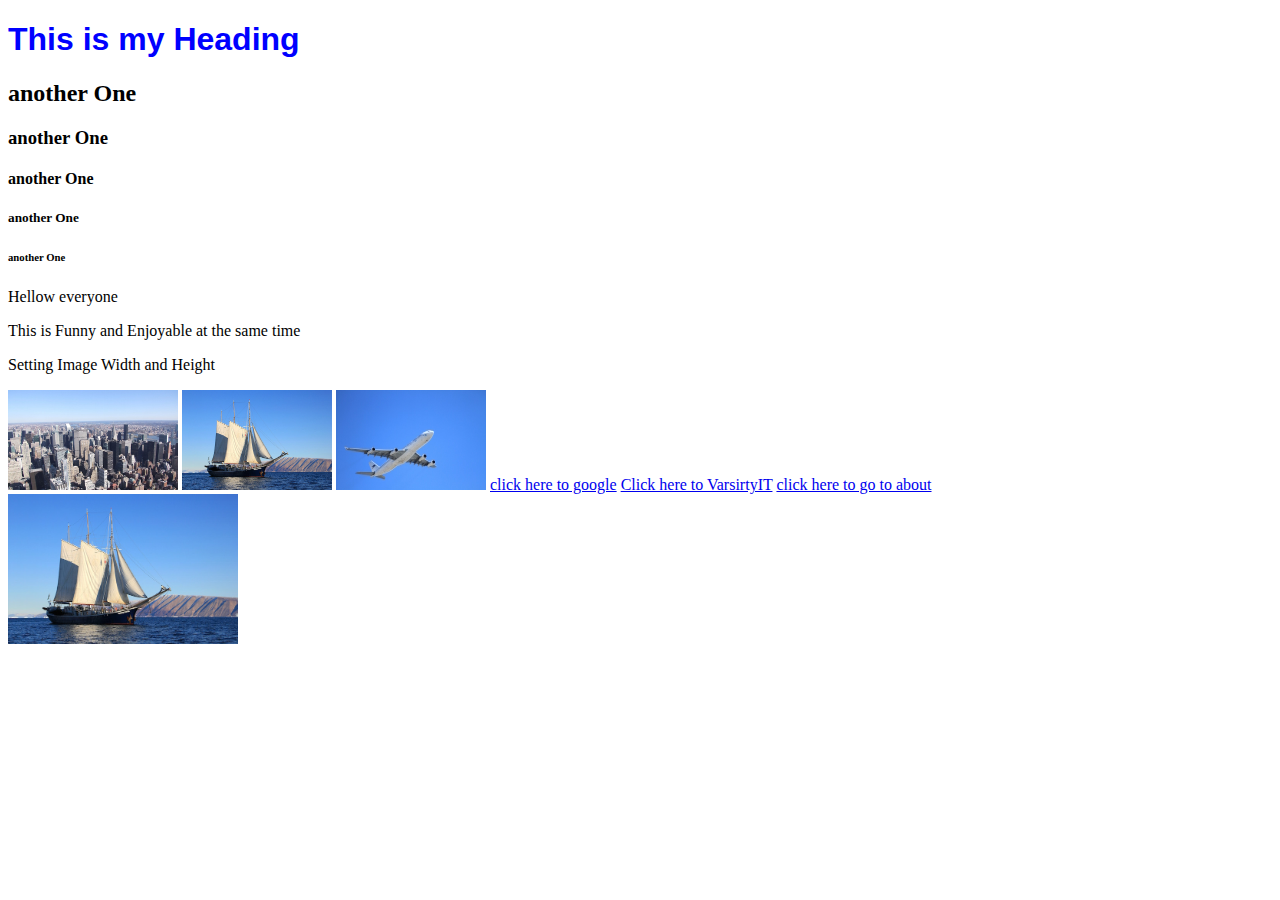
<file: index.html>
<!DOCTYPE html>
<html lang="en">
    <head>
        <link rel="stylesheet" href="style.css">
    </head>
    <body>
        <h1>This is my Heading</h1>
        <h2>another One</h2>
        <h3>another One</h3>
        <h4>another One</h4>
        <h5>another One</h5>
        <h6>another One</h6>
        <p>Hellow everyone</p>
        <p>This is Funny and Enjoyable at the same time</p>
        <p>Setting Image Width and Height</p>
        <img decoding="async" src="images/city.jpg" height="100" width="170"/>
        <img decoding="async" src="images/boat.jpg" height="100" width="150"/>
        <img decoding="async" src="images/plane2.jpg" height="100"/>
        <a href="http://www.google.com"> click here to google</a>
        <a href="http://www.itvarsity.org">Click here to VarsirtyIT</a>
        <a href="about.html">click here to go to about</a>
        <br>
       
        <a href="boat.html"><img decoding="async" src="images/boat.jpg" height="150"/></a>
    </body>
</html>
</file>
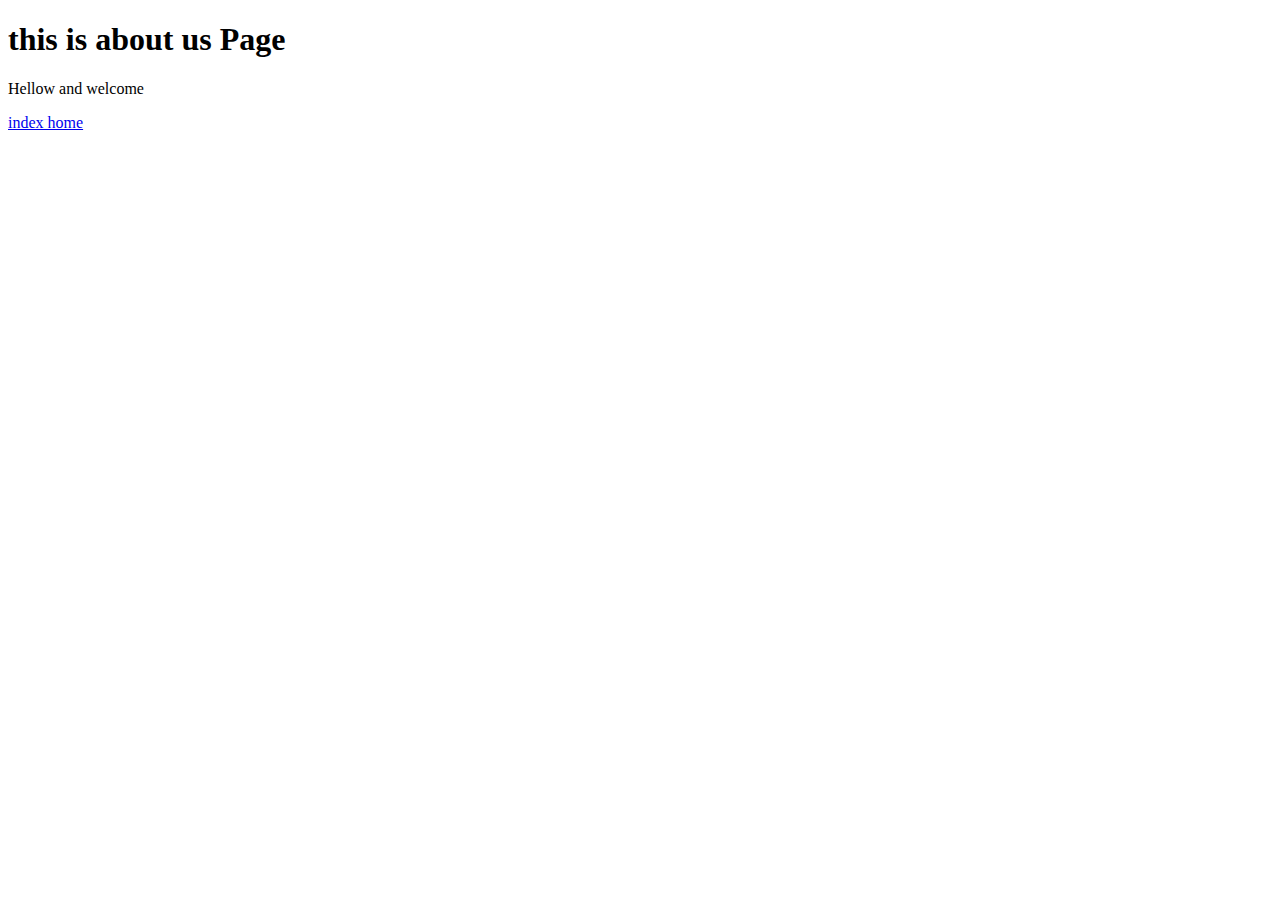
<file: about.html>
<!DOCTYPE html>
<html lang="en">
    <head>

    </head>
    <body>
        <h1>this is about us Page</h1>
        <p>Hellow and welcome</p>
        <a href="index.html">index home</a>
    </body>
</html>
</file>
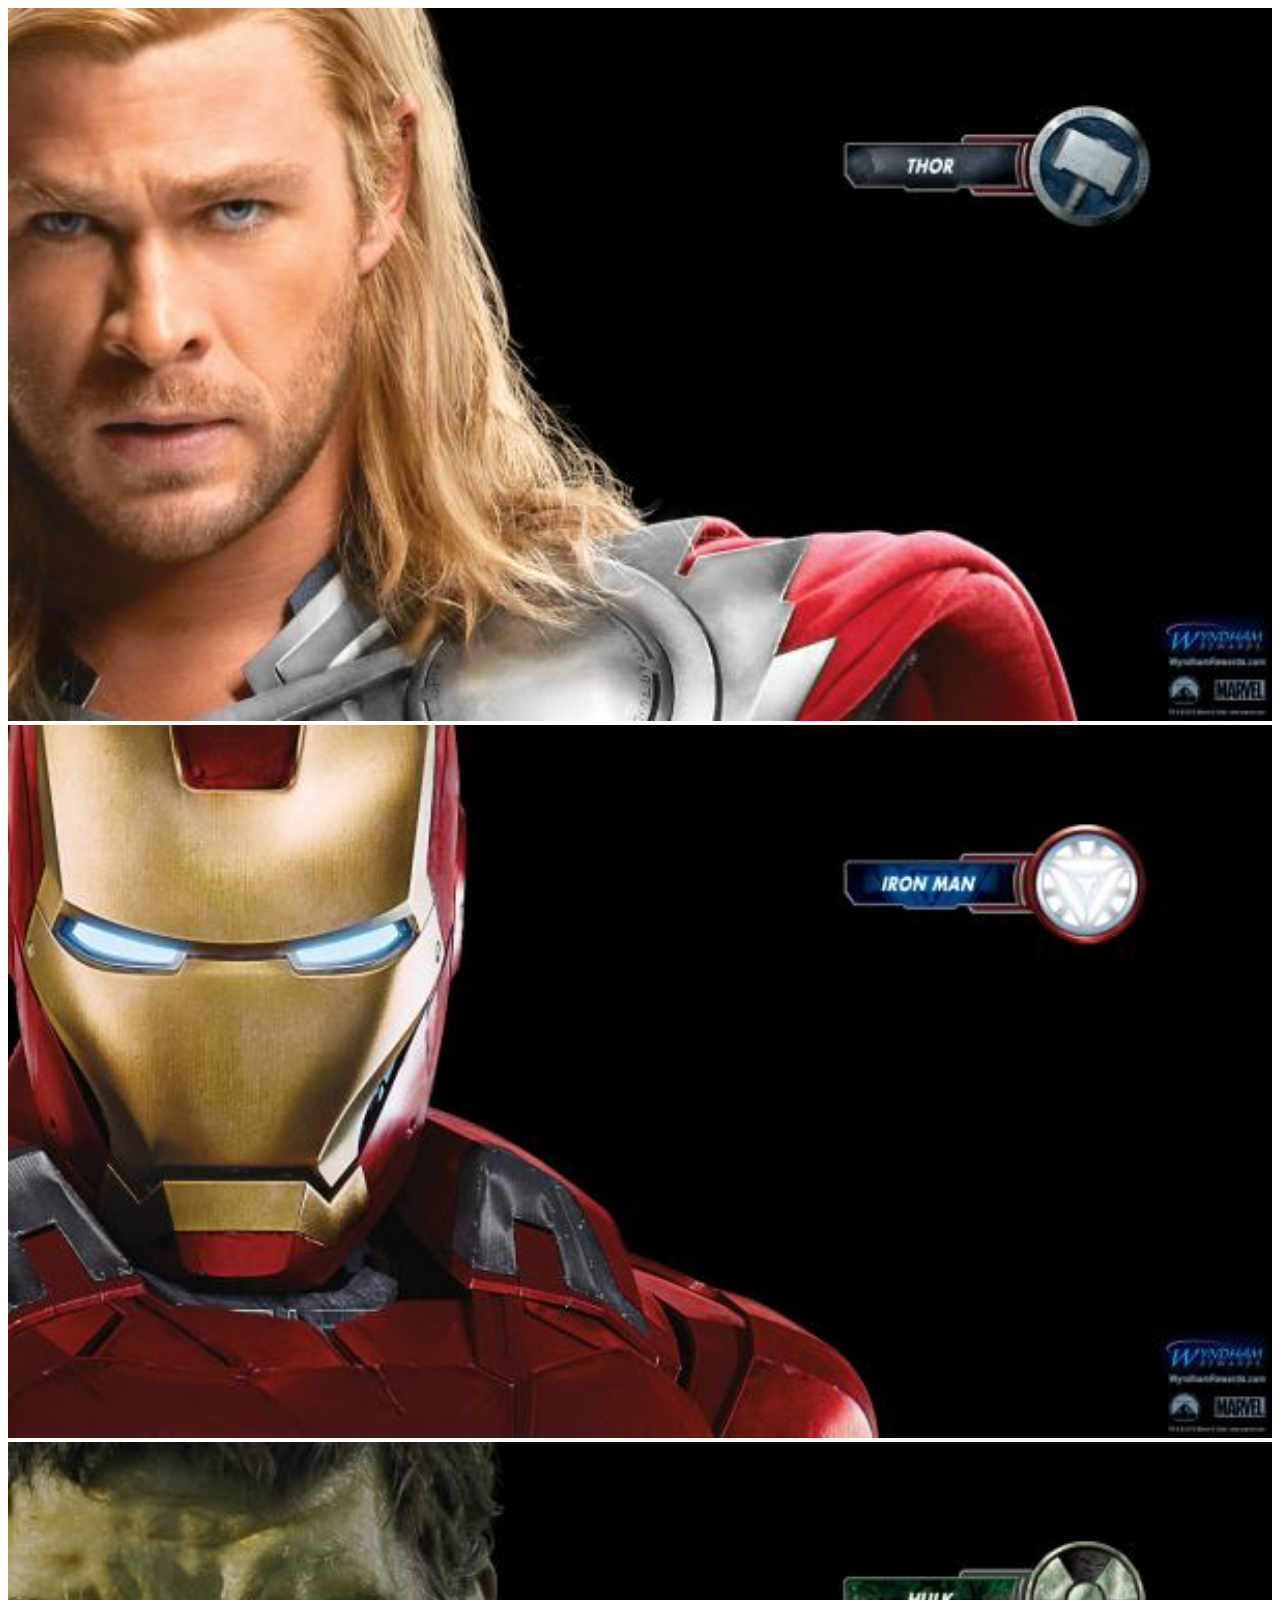
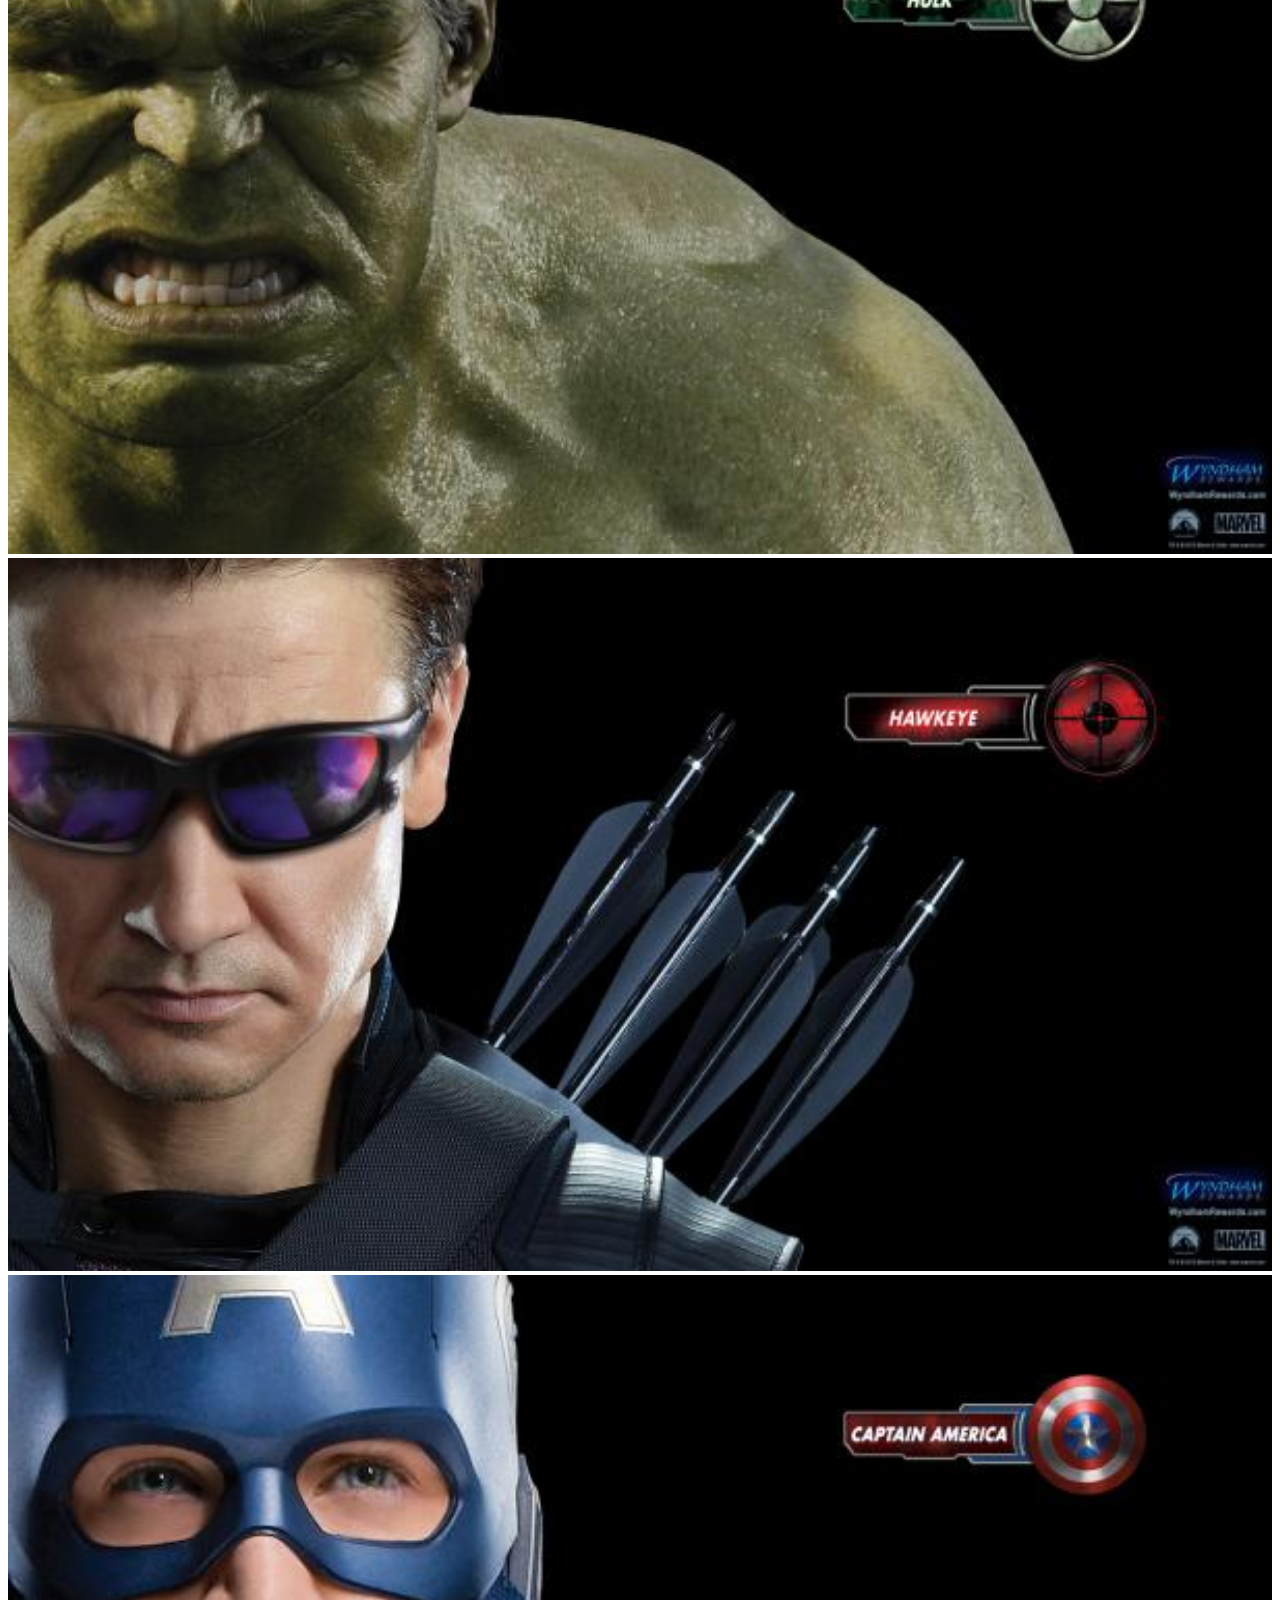
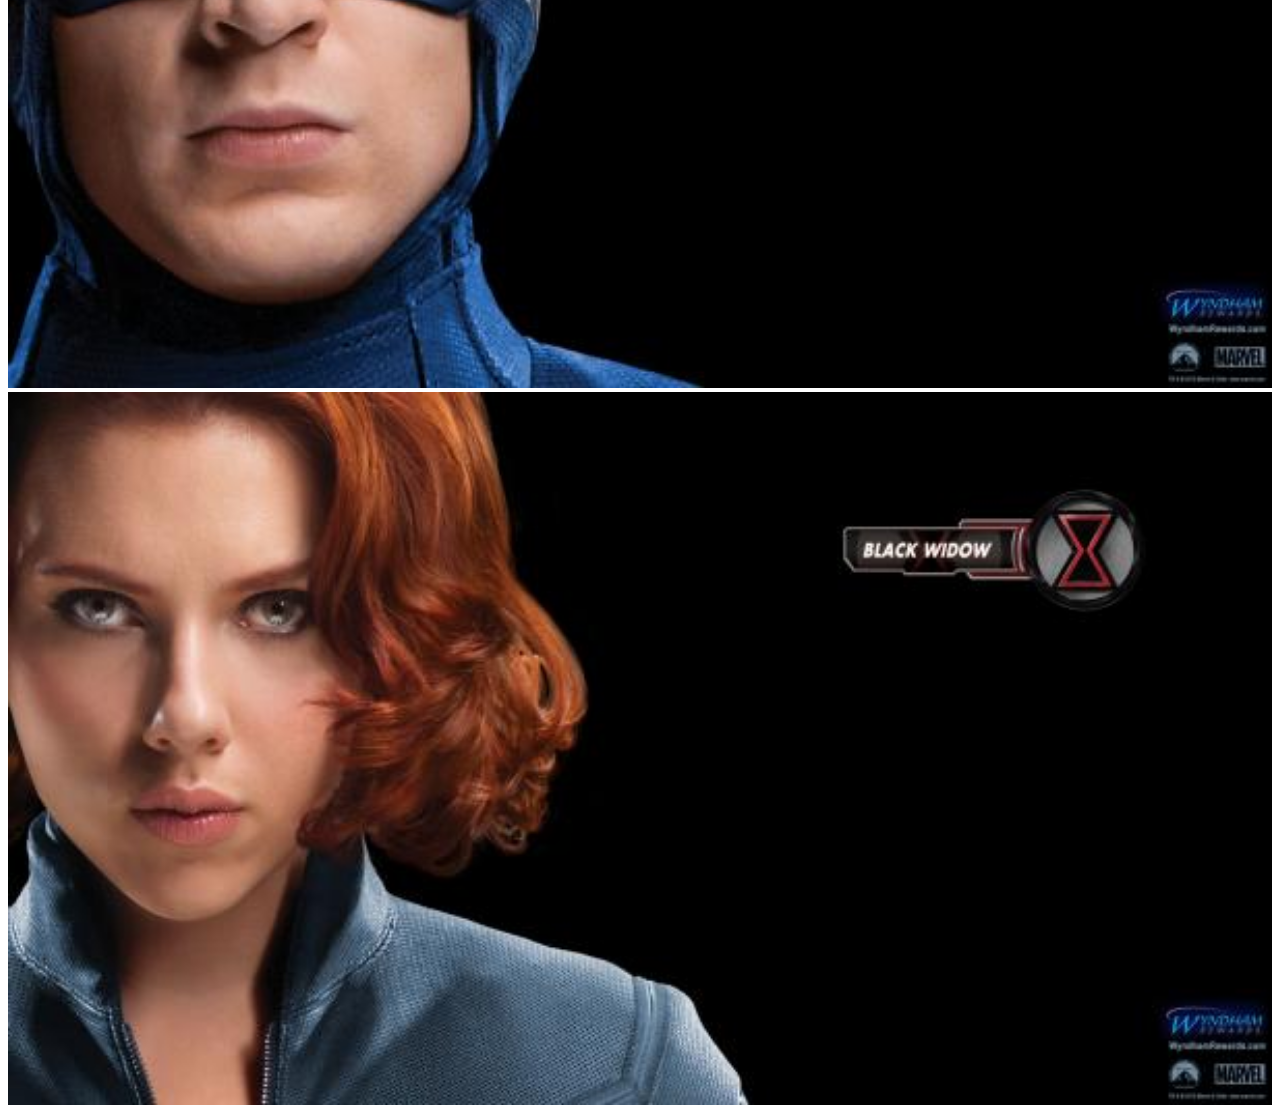
<file: AvangersApp.html>
<!DOCTYPE html>
<html lang="en">
    <head>
        <link rel="stylesheet" href="style.css">
    </head>
    <body>
        <div class="Avanger">
        <a href="Thor.html"><img src="images/avengersImages/images/avengers_01.jpg"/></a> 
        <img src="images/avengersImages/images/avengers_02.jpg"/>
        <img src="images/avengersImages/images/avengers_03.jpg"/>
        <img src="images/avengersImages/images/avengers_04.jpg"/>
        <img src="images/avengersImages/images/avengers_05.jpg"/>
        <img src="images/avengersImages/images/avengers_06.jpg"/>
        </div>
    </body>
</html>
</file>
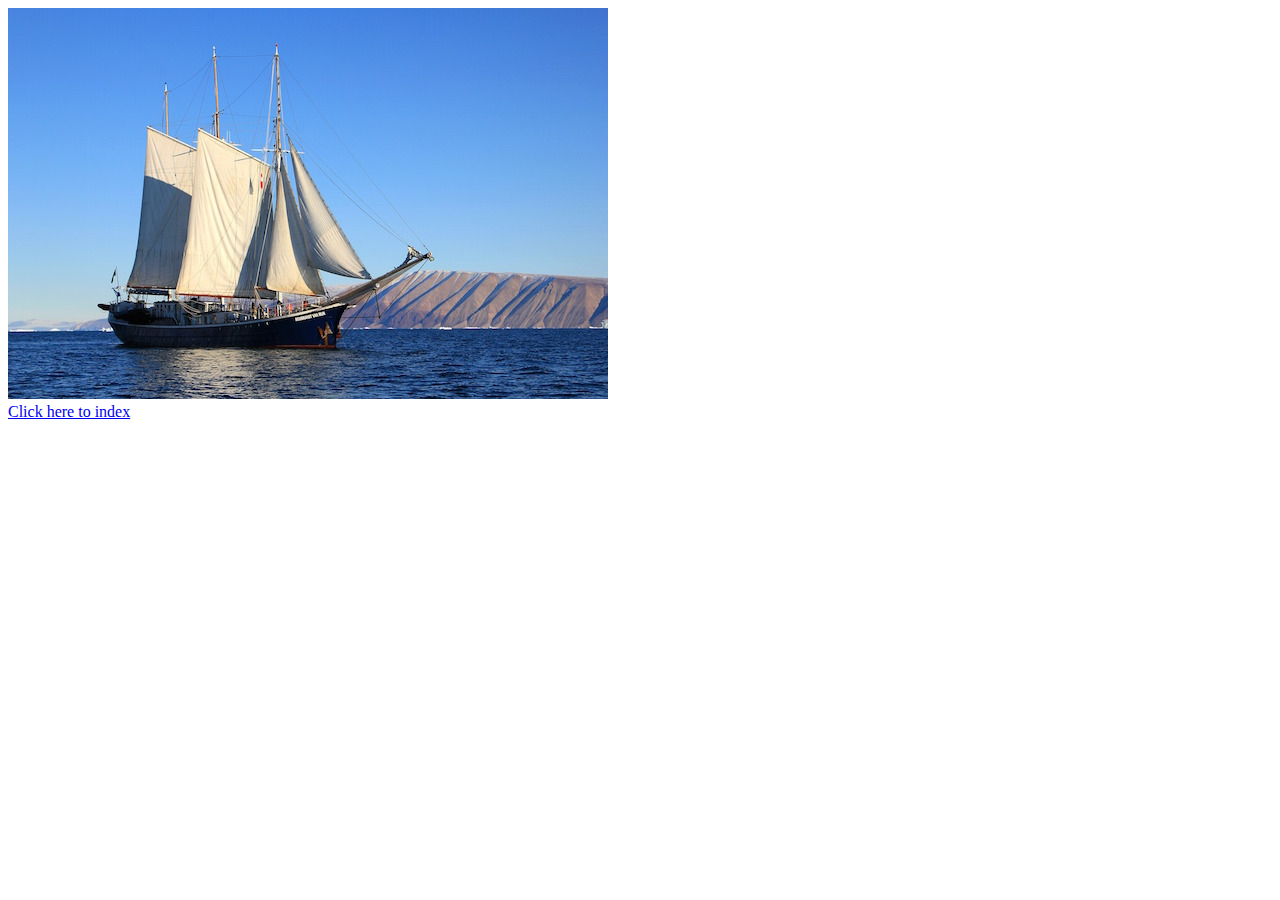
<file: boat.html>
<!DOCTYPE html>
<html lang="en">
    <head>

    </head>
    <body>
        <img decoding="async" src="images/boat.jpg"/>
        <br>
        <a href="index.html">Click here to  index</a>
    </body>
</html>
</file>
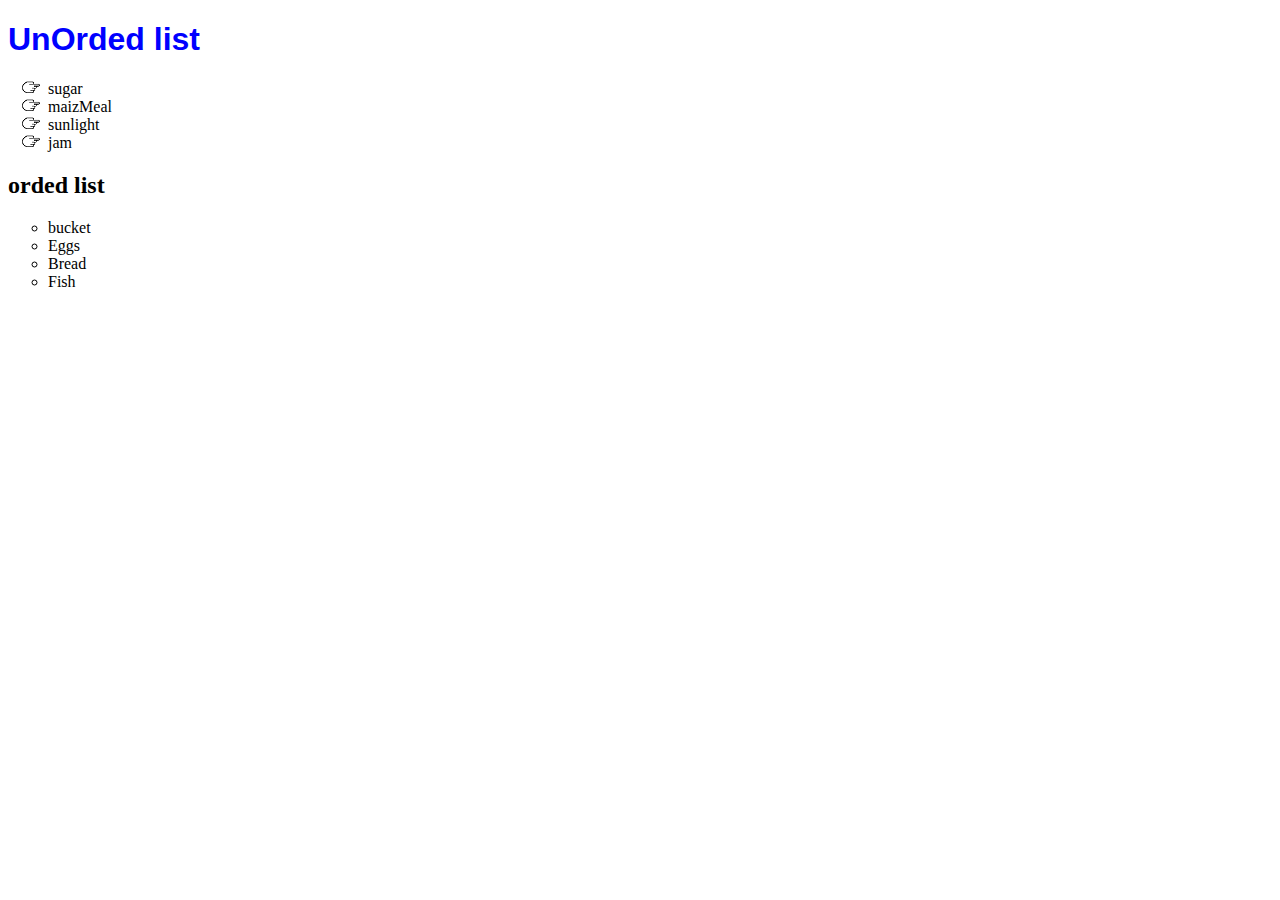
<file: List.html>
<!DOCTYPE html>
<html lang="en">
    <head>
        <link rel="stylesheet" href="style.css">
    </head>
    <body>
        <h1> UnOrded list</h1>
        <ul>
            <li>sugar</li>
            <li>maizMeal</li>
            <li>sunlight</li>
            <li>jam</li>
        </ul>
    
        <h2> orded list</h2>
        <ol>
            <li>bucket</li>
            <li>Eggs</li>
            <li>Bread</li>
            <li>Fish</li>
        </ol>
    </body>


</html>
</file>
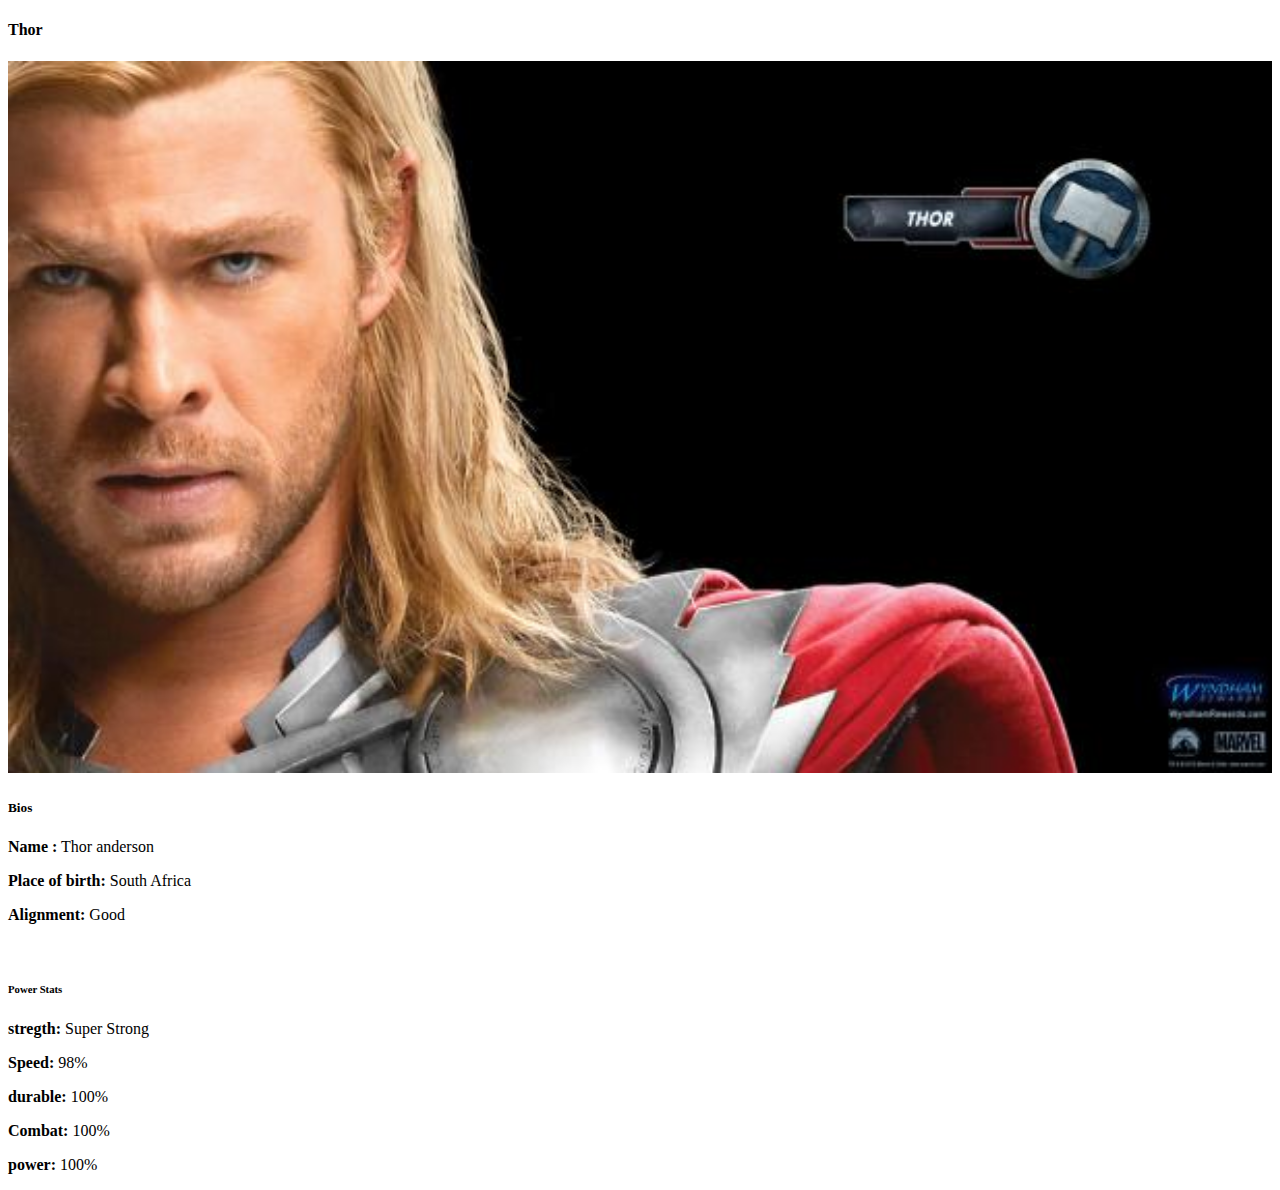
<file: Thor.html>
<!DOCTYPE html>
<html lang="en">
    <head>
        <link rel="stylesheet" href="style.css">
    </head>
    <body>
        
        <h4>Thor</h4>
        <div class="Avanger">
        <img src="images/avengersImages/images/avengers_01.jpg"/>
        
        </div>
        <div id="mtho">
        <h5> Bios</h5>
        <p><b> Name :</b> Thor anderson</p>
        <P><b>Place of birth:</b> South Africa</P>
        <p><b>Alignment:</b> Good</p>
        <br>
        <h6>Power Stats</h6>
        <p><b>stregth:</b> Super Strong</p>
        <p><b>Speed: </b>98%</p>
        <p><b>durable:</b> 100%</p>
        <p><b>Combat:</b> 100%</p>
        <p><b>power: </b>100%</p>
        </div>
    </body>
</html>
</file>
<file: style.css>
h1{
    color: blue;
    font-family:sans-serif;
}

ol{
    list-style-type: circle;
}

ul{
    list-style-image: url('images/pointer-icon/pointer-icon.png');
}

#menu_bar a{
    font-family :'Franklin Gothic Medium', 'Arial Narrow';
    text-decoration: none;
    background-color: aquamarine;
    padding: 5px;
}

#menu_bar a:hover{
    background-color:orange;
    color: aquamarine;
}

.Avanger img{
    width: 100%;
}
</file>
